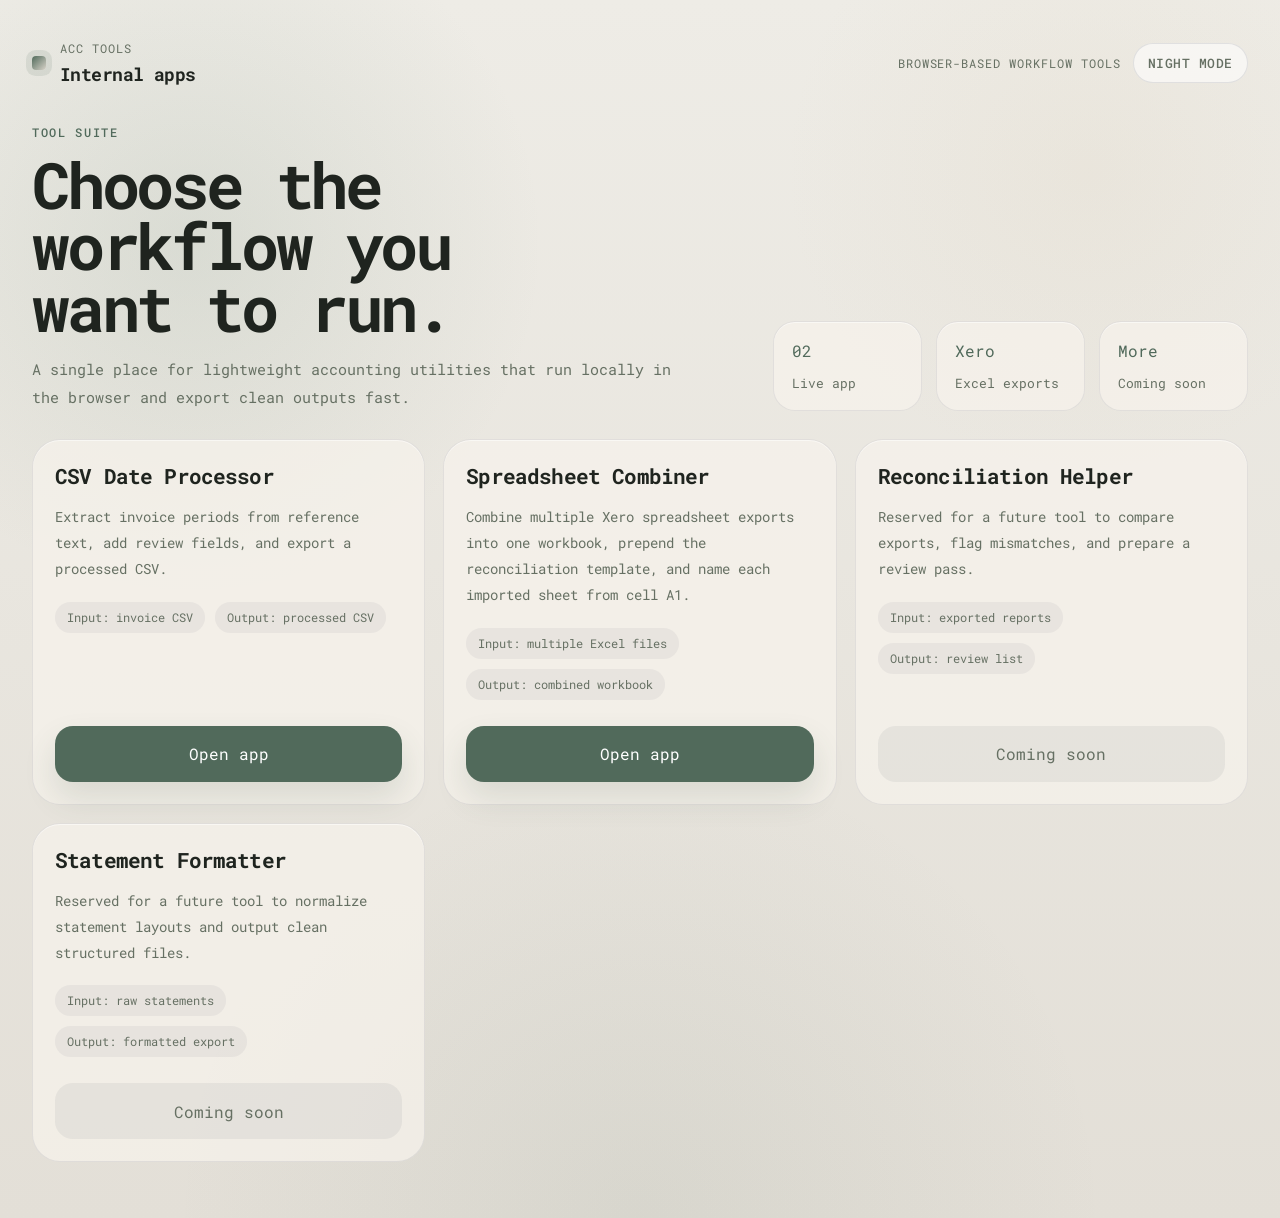
<file: index.html>
<!doctype html>
<html lang="en">
  <head>
    <meta charset="UTF-8" />
    <meta name="viewport" content="width=device-width, initial-scale=1.0" />
    <title>Acc Tools</title>
    <link rel="preconnect" href="https://fonts.googleapis.com" />
    <link rel="preconnect" href="https://fonts.gstatic.com" crossorigin />
    <link
      href="https://fonts.googleapis.com/css2?family=Roboto+Mono:wght@400;500;700&display=swap"
      rel="stylesheet"
    />
    <script>
      const storedTheme = localStorage.getItem("acctools-theme");
      document.documentElement.dataset.theme = storedTheme || "calm";
    </script>
    <link rel="stylesheet" href="./styles.css" />
  </head>
  <body class="suite-home">
    <main class="app-shell">
      <header class="home-topbar" aria-label="Suite header">
        <div class="brand">
          <span class="brand-mark" aria-hidden="true"></span>
          <div>
            <p class="brand-label">Acc Tools</p>
            <h1 class="brand-title">Internal apps</h1>
          </div>
        </div>
        <div class="topbar-actions">
          <p class="topbar-meta">Browser-based workflow tools</p>
          <button
            id="theme-toggle"
            class="theme-toggle"
            type="button"
            aria-pressed="false"
            aria-label="Enable night mode"
          >
            Night mode
          </button>
        </div>
      </header>

      <section class="home-hero">
        <div class="home-copy">
          <p class="eyebrow">Tool Suite</p>
          <h2 class="home-title">Choose the workflow you want to run.</h2>
          <p class="home-intro">
            A single place for lightweight accounting utilities that run locally
            in the browser and export clean outputs fast.
          </p>
        </div>

        <div class="home-stats" aria-label="Suite highlights">
          <div class="home-stat">
            <span class="home-stat-value">02</span>
            <span class="home-stat-label">Live app</span>
          </div>
          <div class="home-stat">
            <span class="home-stat-value">Xero</span>
            <span class="home-stat-label">Excel exports</span>
          </div>
          <div class="home-stat">
            <span class="home-stat-value">More</span>
            <span class="home-stat-label">Coming soon</span>
          </div>
        </div>
      </section>

      <section class="app-grid" aria-label="Available apps">
        <article class="app-card app-card-live">
          <h3>CSV Date Processor</h3>
          <p>
            Extract invoice periods from reference text, add review fields, and
            export a processed CSV.
          </p>
          <div class="app-card-meta">
            <span>Input: invoice CSV</span>
            <span>Output: processed CSV</span>
          </div>
          <a class="app-link" href="./csv-date-processor.html">Open app</a>
        </article>

        <article class="app-card">
          <h3>Spreadsheet Combiner</h3>
          <p>
            Combine multiple Xero spreadsheet exports into one workbook, prepend
            the reconciliation template, and name each imported sheet from cell A1.
          </p>
          <div class="app-card-meta">
            <span>Input: multiple Excel files</span>
            <span>Output: combined workbook</span>
          </div>
          <a class="app-link" href="./spreadsheet-combiner.html">Open app</a>
        </article>

        <article class="app-card">
          <h3>Reconciliation Helper</h3>
          <p>
            Reserved for a future tool to compare exports, flag mismatches, and
            prepare a review pass.
          </p>
          <div class="app-card-meta">
            <span>Input: exported reports</span>
            <span>Output: review list</span>
          </div>
          <span class="app-link app-link-disabled">Coming soon</span>
        </article>

        <article class="app-card">
          <h3>Statement Formatter</h3>
          <p>
            Reserved for a future tool to normalize statement layouts and output
            clean structured files.
          </p>
          <div class="app-card-meta">
            <span>Input: raw statements</span>
            <span>Output: formatted export</span>
          </div>
          <span class="app-link app-link-disabled">Coming soon</span>
        </article>
      </section>
    </main>
    <script type="module" src="./theme.js"></script>
  </body>
</html>
</file>
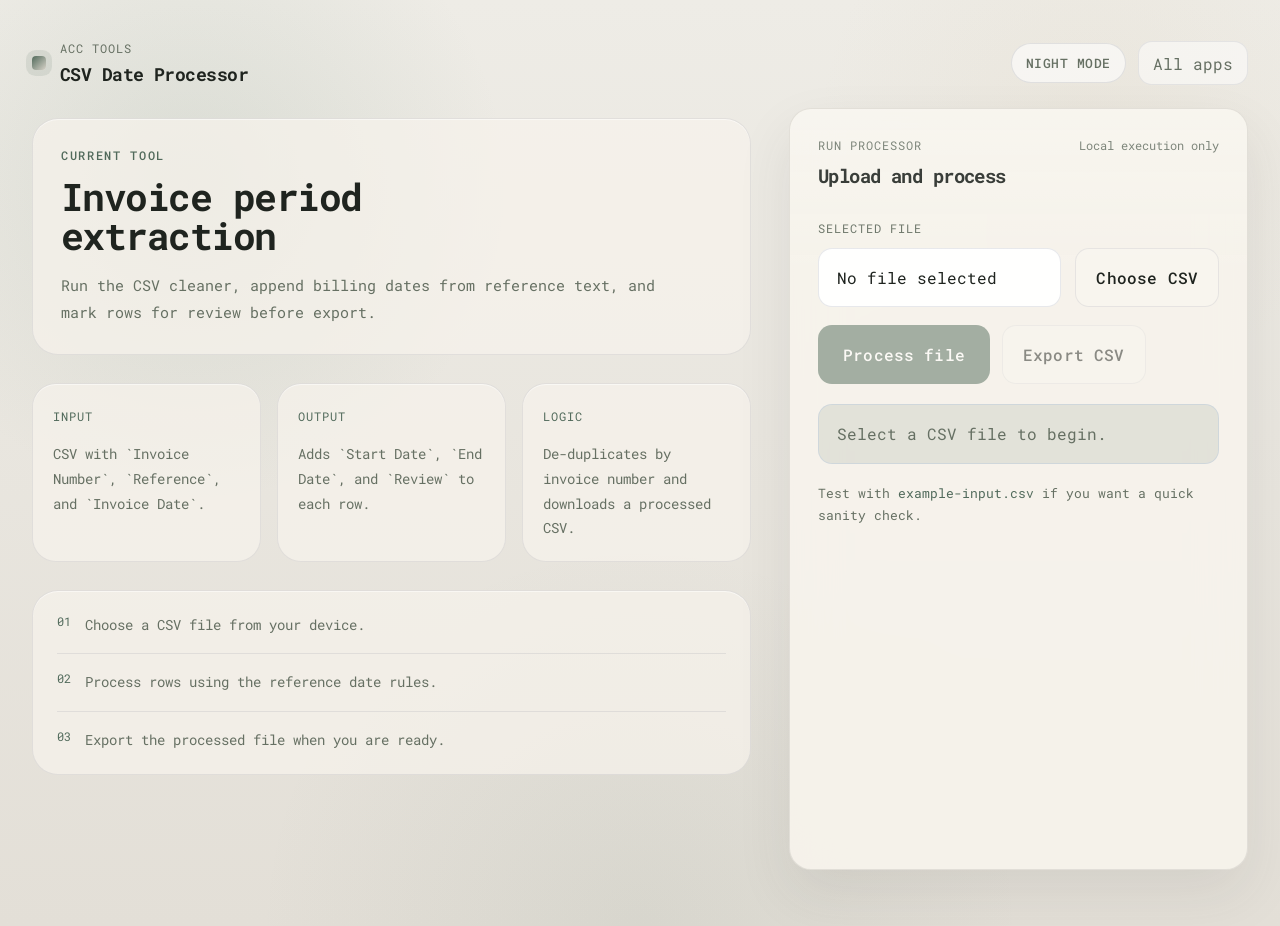
<file: csv-date-processor.html>
<!doctype html>
<html lang="en">
  <head>
    <meta charset="UTF-8" />
    <meta name="viewport" content="width=device-width, initial-scale=1.0" />
    <title>CSV Date Processor</title>
    <link rel="preconnect" href="https://fonts.googleapis.com" />
    <link rel="preconnect" href="https://fonts.gstatic.com" crossorigin />
    <link
      href="https://fonts.googleapis.com/css2?family=Roboto+Mono:wght@400;500;700&display=swap"
      rel="stylesheet"
    />
    <script>
      const storedTheme = localStorage.getItem("acctools-theme");
      document.documentElement.dataset.theme = storedTheme || "calm";
    </script>
    <link rel="stylesheet" href="./styles.css" />
  </head>
  <body class="tool-page">
    <main class="app-shell">
      <header class="topbar" aria-label="Application header">
        <div class="brand">
          <span class="brand-mark" aria-hidden="true"></span>
          <div>
            <p class="brand-label">Acc Tools</p>
            <h1 class="brand-title">CSV Date Processor</h1>
          </div>
        </div>
        <div class="topbar-actions">
          <button
            id="theme-toggle"
            class="theme-toggle"
            type="button"
            aria-pressed="false"
            aria-label="Enable night mode"
          >
            Night mode
          </button>
          <a class="back-link" href="./index.html">All apps</a>
        </div>
      </header>

      <section class="page-grid">
        <aside class="sidebar">
          <section class="context-panel">
            <p class="eyebrow">Current Tool</p>
            <h2 class="section-title">Invoice period extraction</h2>
            <p class="intro">
              Run the CSV cleaner, append billing dates from reference text, and
              mark rows for review before export.
            </p>
          </section>

          <section class="summary-grid" aria-label="Tool summary">
            <article class="summary-card">
              <span class="summary-label">Input</span>
              <p>CSV with `Invoice Number`, `Reference`, and `Invoice Date`.</p>
            </article>
            <article class="summary-card">
              <span class="summary-label">Output</span>
              <p>Adds `Start Date`, `End Date`, and `Review` to each row.</p>
            </article>
            <article class="summary-card">
              <span class="summary-label">Logic</span>
              <p>De-duplicates by invoice number and downloads a processed CSV.</p>
            </article>
          </section>

          <section class="guide-panel" aria-label="How it works">
            <div class="guide-row">
              <span class="guide-index">01</span>
              <p>Choose a CSV file from your device.</p>
            </div>
            <div class="guide-row">
              <span class="guide-index">02</span>
              <p>Process rows using the reference date rules.</p>
            </div>
            <div class="guide-row">
              <span class="guide-index">03</span>
              <p>Export the processed file when you are ready.</p>
            </div>
          </section>
        </aside>

        <section class="workspace" aria-label="CSV processor">
          <div class="workspace-head">
            <div>
              <p class="workspace-kicker">Run processor</p>
              <h2 class="workspace-title">Upload and process</h2>
            </div>
            <p class="workspace-meta">Local execution only</p>
          </div>

          <label class="field-label" for="file-name">Selected file</label>
          <div class="file-row">
            <input
              id="file-name"
              class="file-name"
              type="text"
              value="No file selected"
              readonly
            />
            <button id="browse-button" class="secondary-button" type="button">
              Choose CSV
            </button>
          </div>

          <input id="file-input" type="file" accept=".csv,text/csv" hidden />

          <div class="actions">
            <button id="process-button" class="primary-button" type="button" disabled>
              <span class="button-label">Process file</span>
              <span class="spinner" aria-hidden="true"></span>
            </button>
            <button id="export-button" class="secondary-button" type="button" disabled>
              Export CSV
            </button>
          </div>

          <p id="status" class="status">
            Select a CSV file to begin.
          </p>

          <p class="helper-copy">
            Test with <a href="./example-input.csv">example-input.csv</a> if you
            want a quick sanity check.
          </p>
        </section>
      </section>
    </main>

    <script type="module" src="./app.js"></script>
    <script type="module" src="./theme.js"></script>
  </body>
</html>
</file>
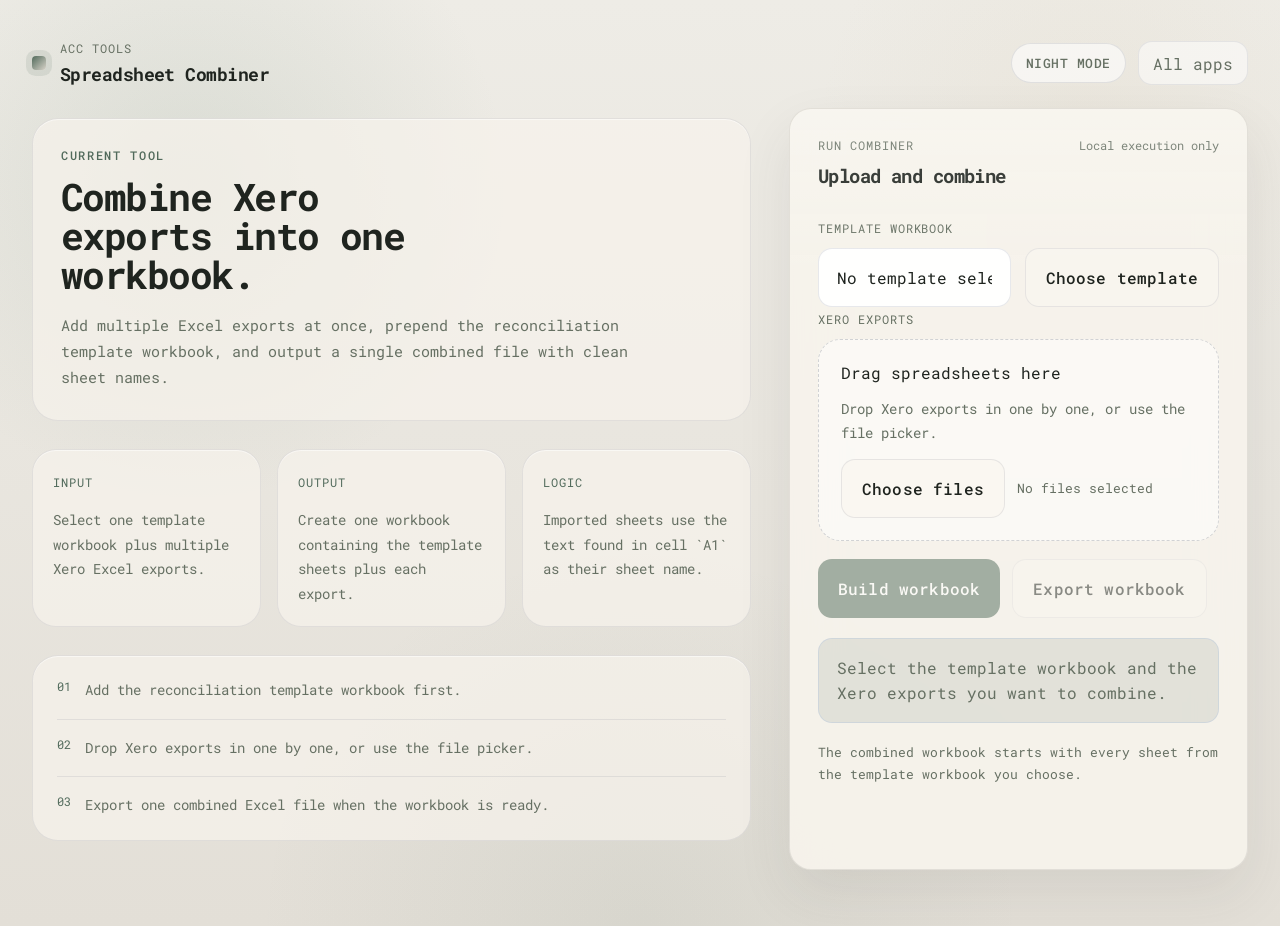
<file: spreadsheet-combiner.html>
<!doctype html>
<html lang="en">
  <head>
    <meta charset="UTF-8" />
    <meta name="viewport" content="width=device-width, initial-scale=1.0" />
    <title>Spreadsheet Combiner</title>
    <link rel="preconnect" href="https://fonts.googleapis.com" />
    <link rel="preconnect" href="https://fonts.gstatic.com" crossorigin />
    <link
      href="https://fonts.googleapis.com/css2?family=Roboto+Mono:wght@400;500;700&display=swap"
      rel="stylesheet"
    />
    <script>
      const storedTheme = localStorage.getItem("acctools-theme");
      document.documentElement.dataset.theme = storedTheme || "calm";
    </script>
    <link rel="stylesheet" href="./styles.css" />
  </head>
  <body class="tool-page">
    <main class="app-shell">
      <header class="topbar" aria-label="Application header">
        <div class="brand">
          <span class="brand-mark" aria-hidden="true"></span>
          <div>
            <p class="brand-label">Acc Tools</p>
            <h1 class="brand-title">Spreadsheet Combiner</h1>
          </div>
        </div>
        <div class="topbar-actions">
          <button
            id="theme-toggle"
            class="theme-toggle"
            type="button"
            aria-pressed="false"
            aria-label="Enable night mode"
          >
            Night mode
          </button>
          <a class="back-link" href="./index.html">All apps</a>
        </div>
      </header>

      <section class="page-grid">
        <aside class="sidebar">
          <section class="context-panel">
            <p class="eyebrow">Current Tool</p>
            <h2 class="section-title">Combine Xero exports into one workbook.</h2>
            <p class="intro">
              Add multiple Excel exports at once, prepend the reconciliation
              template workbook, and output a single combined file with clean sheet
              names.
            </p>
          </section>

          <section class="summary-grid" aria-label="Tool summary">
            <article class="summary-card">
              <span class="summary-label">Input</span>
              <p>Select one template workbook plus multiple Xero Excel exports.</p>
            </article>
            <article class="summary-card">
              <span class="summary-label">Output</span>
              <p>Create one workbook containing the template sheets plus each export.</p>
            </article>
            <article class="summary-card">
              <span class="summary-label">Logic</span>
              <p>Imported sheets use the text found in cell `A1` as their sheet name.</p>
            </article>
          </section>

          <section class="guide-panel" aria-label="How it works">
            <div class="guide-row">
              <span class="guide-index">01</span>
              <p>Add the reconciliation template workbook first.</p>
            </div>
            <div class="guide-row">
              <span class="guide-index">02</span>
              <p>Drop Xero exports in one by one, or use the file picker.</p>
            </div>
            <div class="guide-row">
              <span class="guide-index">03</span>
              <p>Export one combined Excel file when the workbook is ready.</p>
            </div>
          </section>
        </aside>

        <section class="workspace" aria-label="Spreadsheet combiner">
          <div class="workspace-head">
            <div>
              <p class="workspace-kicker">Run combiner</p>
              <h2 class="workspace-title">Upload and combine</h2>
            </div>
            <p class="workspace-meta">Local execution only</p>
          </div>

          <label class="field-label" for="template-input">Template workbook</label>
          <div class="file-row template-row">
            <input
              id="template-name"
              class="file-name"
              type="text"
              value="No template selected"
              readonly
            />
            <button id="template-button" class="secondary-button" type="button">
              Choose template
            </button>
          </div>

          <input
            id="template-input"
            type="file"
            accept=".xlsx,.xls,.xlsm,application/vnd.ms-excel,application/vnd.openxmlformats-officedocument.spreadsheetml.sheet"
            hidden
          />

          <label class="field-label" for="file-input">Xero exports</label>
          <div
            id="drop-zone"
            class="drop-zone"
            role="button"
            tabindex="0"
            aria-label="Drag and drop spreadsheets here or choose files"
          >
            <p class="drop-zone-title">Drag spreadsheets here</p>
            <p class="drop-zone-copy">
              Drop Xero exports in one by one, or use the file picker.
            </p>
            <div class="drop-zone-actions">
              <button id="browse-button" class="secondary-button" type="button">
                Choose files
              </button>
              <span id="file-name" class="drop-zone-meta">No files selected</span>
            </div>
          </div>

          <input
            id="file-input"
            type="file"
            accept=".xlsx,.xls,.xlsm,application/vnd.ms-excel,application/vnd.openxmlformats-officedocument.spreadsheetml.sheet"
            multiple
            hidden
          />

          <ul id="file-list" class="file-list" aria-label="Selected workbook names"></ul>

          <div class="actions">
            <button id="process-button" class="primary-button" type="button" disabled>
              <span class="button-label">Build workbook</span>
              <span class="spinner" aria-hidden="true"></span>
            </button>
            <button id="export-button" class="secondary-button" type="button" disabled>
              Export workbook
            </button>
          </div>

          <p id="status" class="status">
            Select the template workbook and the Xero exports you want to combine.
          </p>

          <p class="helper-copy">
            The combined workbook starts with every sheet from the template workbook
            you choose.
          </p>
        </section>
      </section>
    </main>

    <script src="https://cdn.sheetjs.com/xlsx-0.20.3/package/dist/xlsx.full.min.js"></script>
    <script type="module" src="./spreadsheet-combiner.js"></script>
    <script type="module" src="./theme.js"></script>
  </body>
</html>
</file>
<file: styles.css>
:root {
  --bg: #eeece6;
  --bg-secondary: #e3dfd7;
  --bg-tertiary: #d7d2c8;
  --panel: rgba(247, 243, 236, 0.92);
  --panel-border: rgba(49, 55, 49, 0.1);
  --text: #1f241f;
  --muted: #667063;
  --accent: #516a5b;
  --accent-hover: #405346;
  --accent-soft: rgba(81, 106, 91, 0.12);
  --accent-shadow: rgba(64, 83, 70, 0.14);
  --accent-shadow-strong: rgba(64, 83, 70, 0.18);
  --halo-a: rgba(133, 157, 140, 0.18);
  --halo-b: rgba(214, 198, 170, 0.14);
  --halo-c: rgba(81, 106, 91, 0.08);
  --secondary: rgba(249, 246, 240, 0.82);
  --secondary-hover: rgba(252, 249, 244, 0.96);
  --shadow: 0 24px 56px rgba(59, 58, 51, 0.09);
  --radius: 22px;
  --radius-sm: 14px;
}

:root[data-theme="studio"] {
  --bg: #f5f7fb;
  --bg-secondary: #edf2f8;
  --bg-tertiary: #dfe8f5;
  --panel: rgba(255, 255, 255, 0.82);
  --panel-border: rgba(19, 36, 62, 0.08);
  --text: #0d1726;
  --muted: #5e6b80;
  --accent: #0b5cff;
  --accent-hover: #0048db;
  --accent-soft: rgba(11, 92, 255, 0.09);
  --accent-shadow: rgba(11, 92, 255, 0.22);
  --accent-shadow-strong: rgba(11, 92, 255, 0.28);
  --halo-a: rgba(62, 119, 255, 0.16);
  --halo-b: rgba(82, 227, 196, 0.18);
  --halo-c: rgba(11, 92, 255, 0.08);
  --secondary: rgba(255, 255, 255, 0.74);
  --secondary-hover: rgba(255, 255, 255, 0.94);
  --shadow: 0 30px 80px rgba(18, 36, 63, 0.12);
  --radius: 30px;
  --radius-sm: 18px;
}

:root[data-theme="calm"] {
  --bg: #eeece6;
  --bg-secondary: #e3dfd7;
  --bg-tertiary: #d7d2c8;
  --panel: rgba(247, 243, 236, 0.92);
  --panel-border: rgba(49, 55, 49, 0.1);
  --text: #1f241f;
  --muted: #667063;
  --accent: #516a5b;
  --accent-hover: #405346;
  --accent-soft: rgba(81, 106, 91, 0.12);
  --accent-shadow: rgba(64, 83, 70, 0.14);
  --accent-shadow-strong: rgba(64, 83, 70, 0.18);
  --halo-a: rgba(133, 157, 140, 0.18);
  --halo-b: rgba(214, 198, 170, 0.14);
  --halo-c: rgba(81, 106, 91, 0.08);
  --secondary: rgba(249, 246, 240, 0.82);
  --secondary-hover: rgba(252, 249, 244, 0.96);
  --shadow: 0 24px 56px rgba(59, 58, 51, 0.09);
  --radius: 22px;
  --radius-sm: 14px;
}

:root[data-theme="graphite"] {
  --bg: #171a20;
  --bg-secondary: #0f1217;
  --bg-tertiary: #252a33;
  --panel: rgba(31, 35, 43, 0.86);
  --panel-border: rgba(199, 209, 224, 0.12);
  --text: #eff3f8;
  --muted: #98a3b4;
  --accent: #c58f5a;
  --accent-hover: #dfaa75;
  --accent-soft: rgba(197, 143, 90, 0.12);
  --accent-shadow: rgba(197, 143, 90, 0.18);
  --accent-shadow-strong: rgba(197, 143, 90, 0.24);
  --halo-a: rgba(93, 103, 120, 0.2);
  --halo-b: rgba(197, 143, 90, 0.12);
  --halo-c: rgba(55, 63, 77, 0.24);
  --secondary: rgba(38, 42, 51, 0.78);
  --secondary-hover: rgba(46, 51, 62, 0.94);
  --shadow: 0 26px 70px rgba(0, 0, 0, 0.35);
  --radius: 24px;
  --radius-sm: 15px;
}

* {
  box-sizing: border-box;
}

body {
  margin: 0;
  min-height: 100vh;
  font-family: "Roboto Mono", monospace;
  color: var(--text);
  background:
    radial-gradient(circle at 15% 20%, var(--halo-a), transparent 24%),
    radial-gradient(circle at 85% 14%, var(--halo-b), transparent 20%),
    radial-gradient(circle at 50% 100%, var(--halo-c), transparent 34%),
    linear-gradient(180deg, var(--bg), var(--bg-secondary));
}

.app-shell {
  min-height: 100vh;
  padding: 40px 32px 56px;
}

a {
  color: inherit;
}

.suite-home .app-shell {
  width: min(100%, 1280px);
  margin: 0 auto;
}

.home-topbar {
  display: flex;
  align-items: center;
  justify-content: space-between;
  gap: 20px;
  margin-bottom: 38px;
}

.home-hero {
  display: grid;
  grid-template-columns: minmax(0, 1.2fr) minmax(280px, 0.8fr);
  gap: 28px;
  align-items: end;
  margin-bottom: 28px;
}

.home-title {
  margin: 0;
  max-width: 14ch;
  font-size: clamp(2.4rem, 5vw, 4.6rem);
  line-height: 0.96;
  letter-spacing: -0.05em;
}

.home-intro {
  max-width: 42rem;
  margin: 18px 0 0;
  font-size: 0.95rem;
  line-height: 1.8;
  color: var(--muted);
}

.home-stats {
  display: grid;
  gap: 14px;
  grid-template-columns: repeat(3, minmax(0, 1fr));
}

.home-stat,
.app-card {
  border: 1px solid rgba(19, 36, 62, 0.08);
  background: rgba(255, 255, 255, 0.56);
  box-shadow: inset 0 1px 0 rgba(255, 255, 255, 0.72);
}

.home-stat {
  padding: 18px;
  border-radius: 22px;
}

.home-stat-value {
  display: block;
  margin-bottom: 10px;
  color: var(--accent);
  font-size: 1rem;
}

.home-stat-label {
  color: var(--muted);
  font-size: 0.82rem;
}

.app-grid {
  display: grid;
  gap: 18px;
  grid-template-columns: repeat(3, minmax(0, 1fr));
}

:root[data-theme="calm"] .home-stat,
:root[data-theme="calm"] .app-card,
:root[data-theme="calm"] .context-panel,
:root[data-theme="calm"] .summary-card,
:root[data-theme="calm"] .guide-panel {
  background: rgba(247, 243, 236, 0.72);
  box-shadow: inset 0 1px 0 rgba(255, 255, 255, 0.5);
}

:root[data-theme="graphite"] .home-stat,
:root[data-theme="graphite"] .app-card,
:root[data-theme="graphite"] .context-panel,
:root[data-theme="graphite"] .summary-card,
:root[data-theme="graphite"] .guide-panel {
  border-color: rgba(199, 209, 224, 0.1);
  background: rgba(29, 33, 40, 0.7);
  box-shadow: inset 0 1px 0 rgba(255, 255, 255, 0.04);
}

:root[data-theme="graphite"] .app-card-live {
  background: linear-gradient(180deg, rgba(35, 40, 48, 0.88), rgba(29, 33, 40, 0.92));
}

:root[data-theme="graphite"] .theme-toggle,
:root[data-theme="graphite"] .back-link,
:root[data-theme="graphite"] .secondary-button,
:root[data-theme="graphite"] .file-name {
  color: var(--text);
  border-color: rgba(199, 209, 224, 0.12);
  background: rgba(38, 42, 51, 0.82);
}

:root[data-theme="graphite"] .theme-toggle:hover:not(:disabled),
:root[data-theme="graphite"] .back-link:hover,
:root[data-theme="graphite"] .secondary-button:hover:not(:disabled) {
  background: rgba(46, 51, 62, 0.96);
  border-color: rgba(197, 143, 90, 0.28);
}

:root[data-theme="graphite"] .theme-toggle,
:root[data-theme="graphite"] .primary-button,
:root[data-theme="graphite"] .app-link {
  color: #171a20;
}

.app-card {
  display: flex;
  flex-direction: column;
  min-height: 320px;
  padding: 22px;
  border-radius: 28px;
}

.app-card-live {
  background:
    linear-gradient(180deg, rgba(255, 255, 255, 0.76), rgba(239, 245, 255, 0.9));
}

.app-card h3 {
  margin: 0;
  font-size: 1.32rem;
  letter-spacing: -0.04em;
}

.app-card p {
  margin: 14px 0 0;
  color: var(--muted);
  font-size: 0.9rem;
  line-height: 1.8;
}

.app-card-meta {
  display: flex;
  flex-wrap: wrap;
  gap: 10px;
  margin-top: 20px;
  margin-bottom: 26px;
}

.app-card-meta span {
  padding: 8px 12px;
  border-radius: 999px;
  background: rgba(19, 36, 62, 0.05);
  color: var(--muted);
  font-size: 0.74rem;
}

.app-link {
  display: inline-flex;
  align-items: center;
  justify-content: center;
  margin-top: auto;
  min-height: 56px;
  padding: 14px 18px;
  border-radius: 18px;
  text-decoration: none;
  color: #fff;
  background: var(--accent);
  box-shadow: 0 16px 32px var(--accent-shadow);
  transition:
    transform 140ms ease,
    background-color 140ms ease,
    box-shadow 140ms ease,
    filter 140ms ease;
}

.app-link:hover {
  transform: translateY(-2px) scale(1.015);
  background: var(--accent-hover);
  box-shadow: 0 22px 40px var(--accent-shadow-strong);
  filter: saturate(1.05);
}

.app-link-disabled {
  color: var(--muted);
  background: rgba(19, 36, 62, 0.06);
  box-shadow: none;
}

.topbar {
  width: min(100%, 1280px);
  margin: 0 auto 22px;
  display: flex;
  align-items: center;
  justify-content: space-between;
  gap: 20px;
}

.topbar-actions {
  display: flex;
  align-items: center;
  gap: 12px;
}

.brand {
  display: flex;
  align-items: center;
  gap: 14px;
}

.brand-mark {
  width: 14px;
  height: 14px;
  border-radius: 4px;
  background: linear-gradient(135deg, var(--accent), var(--bg-tertiary));
  box-shadow: 0 0 0 6px var(--accent-soft);
}

.brand-label,
.topbar-meta {
  margin: 0;
  font-size: 0.76rem;
  color: var(--muted);
  text-transform: uppercase;
  letter-spacing: 0.08em;
}

.brand-title {
  margin: 6px 0 0;
  font-size: 1.15rem;
  letter-spacing: -0.03em;
}

.back-link {
  display: inline-flex;
  align-items: center;
  min-height: 44px;
  padding: 10px 14px;
  border: 1px solid rgba(19, 36, 62, 0.08);
  border-radius: 14px;
  text-decoration: none;
  color: var(--muted);
  background: rgba(255, 255, 255, 0.5);
  transition:
    transform 140ms ease,
    border-color 140ms ease,
    background-color 140ms ease,
    box-shadow 140ms ease;
}

.back-link:hover {
  transform: translateY(-1px);
  background: rgba(255, 255, 255, 0.82);
  border-color: rgba(11, 92, 255, 0.16);
  box-shadow: 0 12px 24px rgba(18, 36, 63, 0.08);
}

.page-grid {
  width: min(100%, 1280px);
  margin: 0 auto;
  display: grid;
  gap: 28px;
  grid-template-columns: minmax(0, 1.35fr) minmax(360px, 0.85fr);
  align-items: stretch;
}

.sidebar {
  display: grid;
  gap: 28px;
  align-content: start;
  min-height: calc(100vh - 138px);
  padding: 10px 10px 20px 0;
}

.eyebrow {
  margin: 0 0 14px;
  font-size: 0.75rem;
  font-weight: 500;
  letter-spacing: 0.14em;
  text-transform: uppercase;
  color: var(--accent);
}

.section-title {
  margin: 0;
  max-width: 16ch;
  font-size: clamp(1.8rem, 3vw, 2.8rem);
  line-height: 1.02;
  letter-spacing: -0.04em;
}

.intro {
  max-width: 38rem;
  margin: 18px 0 0;
  font-size: 0.92rem;
  line-height: 1.8;
  color: var(--muted);
}

.context-panel,
.summary-card,
.guide-panel {
  border: 1px solid rgba(19, 36, 62, 0.08);
  background: rgba(255, 255, 255, 0.48);
  box-shadow: inset 0 1px 0 rgba(255, 255, 255, 0.72);
}

.context-panel {
  padding: 28px;
  border-radius: 26px;
}

.summary-grid {
  display: grid;
  gap: 16px;
  grid-template-columns: repeat(3, minmax(0, 1fr));
}

.summary-card {
  min-height: 150px;
  padding: 20px;
  border-radius: 24px;
}

.summary-label {
  display: inline-block;
  margin-bottom: 18px;
  color: var(--accent);
  font-size: 0.75rem;
  text-transform: uppercase;
  letter-spacing: 0.08em;
}

.summary-card p {
  margin: 0;
  color: var(--muted);
  line-height: 1.75;
  font-size: 0.88rem;
}

.guide-panel {
  padding: 22px 24px;
  border-radius: 26px;
}

.guide-row {
  display: grid;
  grid-template-columns: auto 1fr;
  gap: 14px;
  align-items: start;
}

.guide-row + .guide-row {
  margin-top: 16px;
  padding-top: 16px;
  border-top: 1px solid rgba(19, 36, 62, 0.08);
}

.guide-index {
  color: var(--accent);
  font-size: 0.78rem;
}

.guide-row p {
  margin: 0;
  color: var(--muted);
  line-height: 1.7;
  font-size: 0.9rem;
}

.workspace-title {
  margin: 0;
  font-size: 1.2rem;
  letter-spacing: -0.03em;
}

.workspace {
  position: sticky;
  top: 32px;
  align-self: start;
  min-height: calc(100vh - 138px);
  padding: 28px;
  border-radius: var(--radius);
  border: 1px solid var(--panel-border);
  background: var(--panel);
  box-shadow: var(--shadow);
  backdrop-filter: blur(24px);
}

.workspace::before {
  content: "";
  position: absolute;
  inset: 0;
  border-radius: inherit;
  pointer-events: none;
  background:
    linear-gradient(180deg, rgba(255, 255, 255, 0.2), transparent 22%);
}

.workspace-head {
  display: flex;
  align-items: flex-start;
  justify-content: space-between;
  gap: 16px;
  margin-bottom: 28px;
}

.workspace-kicker,
.workspace-meta {
  margin: 0;
  color: var(--muted);
  font-size: 0.78rem;
}

.workspace-kicker {
  margin-bottom: 10px;
  letter-spacing: 0.08em;
  text-transform: uppercase;
}

.field-label {
  display: inline-block;
  margin-bottom: 12px;
  color: var(--muted);
  font-size: 0.75rem;
  letter-spacing: 0.08em;
  text-transform: uppercase;
}

.file-row {
  display: grid;
  grid-template-columns: minmax(0, 1fr) auto;
  gap: 14px;
}

.file-name {
  width: 100%;
  min-width: 0;
  padding: 18px 18px;
  font: inherit;
  color: var(--text);
  background: rgba(255, 255, 255, 0.95);
  border: 1px solid rgba(19, 36, 62, 0.1);
  border-radius: var(--radius-sm);
  box-shadow: inset 0 1px 0 rgba(255, 255, 255, 0.7);
}

button {
  border: 0;
  border-radius: var(--radius-sm);
  padding: 18px 20px;
  font: inherit;
  font-weight: 500;
  letter-spacing: 0.01em;
  cursor: pointer;
  transition:
    transform 140ms ease,
    background-color 140ms ease,
    border-color 140ms ease,
    opacity 140ms ease,
    box-shadow 140ms ease,
    filter 140ms ease;
}

button:hover:not(:disabled) {
  transform: translateY(-2px) scale(1.015);
  filter: saturate(1.05);
}

.primary-button {
  min-width: 172px;
  color: #fff;
  background: var(--accent);
  box-shadow: 0 16px 32px var(--accent-shadow);
}

.primary-button:hover:not(:disabled) {
  background: var(--accent-hover);
  box-shadow: 0 22px 40px var(--accent-shadow-strong);
}

.secondary-button {
  color: var(--text);
  background: var(--secondary);
  border: 1px solid rgba(19, 36, 62, 0.08);
}

.secondary-button:hover:not(:disabled) {
  background: var(--secondary-hover);
  border-color: rgba(11, 92, 255, 0.18);
  box-shadow: 0 14px 28px rgba(18, 36, 63, 0.08);
}

.theme-toggle {
  min-height: 40px;
  padding: 10px 14px;
  border: 1px solid rgba(19, 36, 62, 0.1);
  border-radius: 999px;
  background: rgba(255, 255, 255, 0.58);
  color: var(--muted);
  box-shadow: none;
  font-size: 0.8rem;
  letter-spacing: 0.04em;
  text-transform: uppercase;
}

.theme-toggle:hover:not(:disabled) {
  transform: translateY(-1px);
  background: rgba(255, 255, 255, 0.9);
  border-color: rgba(19, 36, 62, 0.18);
  filter: none;
}

.theme-toggle[aria-pressed="true"] {
  background: var(--secondary);
  border-color: rgba(19, 36, 62, 0.16);
}

.primary-button:disabled,
.secondary-button:disabled {
  opacity: 0.5;
  cursor: not-allowed;
  box-shadow: none;
}

.actions {
  display: flex;
  flex-wrap: wrap;
  gap: 12px;
  margin-top: 18px;
}

.button-label {
  display: inline-flex;
  align-items: center;
  justify-content: center;
}

.spinner {
  display: none;
  width: 16px;
  height: 16px;
  border: 2px solid rgba(255, 255, 255, 0.28);
  border-top-color: #fff;
  border-radius: 999px;
  animation: spin 700ms linear infinite;
}

.is-processing {
  pointer-events: none;
}

.is-processing .spinner {
  display: inline-flex;
}

.is-processing .button-label {
  margin-right: 10px;
}

.status {
  margin: 20px 0 0;
  padding: 16px 18px;
  border: 1px solid rgba(11, 92, 255, 0.08);
  border-radius: var(--radius-sm);
  background: var(--accent-soft);
  line-height: 1.6;
  color: var(--muted);
}

.status.error {
  border-color: rgba(187, 67, 67, 0.12);
  background: rgba(187, 67, 67, 0.08);
  color: #9a2f2f;
}

.helper-copy {
  margin: 18px 0 0;
  color: var(--muted);
  font-size: 0.82rem;
  line-height: 1.7;
}

.helper-copy a {
  color: var(--accent);
  text-decoration: none;
}

.drop-zone {
  display: grid;
  gap: 14px;
  padding: 22px;
  border: 1px dashed rgba(19, 36, 62, 0.18);
  border-radius: var(--radius);
  background: rgba(255, 255, 255, 0.5);
  cursor: pointer;
  transition:
    border-color 140ms ease,
    background-color 140ms ease,
    box-shadow 140ms ease,
    transform 140ms ease;
}

.drop-zone:hover,
.drop-zone:focus-visible,
.drop-zone.is-dragging {
  outline: none;
  transform: translateY(-1px);
  border-color: rgba(81, 106, 91, 0.34);
  background: rgba(255, 255, 255, 0.72);
  box-shadow: 0 16px 30px rgba(64, 83, 70, 0.08);
}

.drop-zone-title {
  margin: 0;
  font-size: 1rem;
  color: var(--text);
}

.drop-zone-copy {
  margin: 0;
  color: var(--muted);
  line-height: 1.7;
  font-size: 0.88rem;
}

.drop-zone-actions {
  display: flex;
  flex-wrap: wrap;
  align-items: center;
  gap: 12px;
}

.drop-zone-meta {
  color: var(--muted);
  font-size: 0.82rem;
  line-height: 1.5;
}

.file-list {
  display: grid;
  gap: 10px;
  margin: 18px 0 0;
  max-height: 188px;
  padding: 0 6px 0 0;
  overflow-y: auto;
  list-style: none;
  scrollbar-gutter: stable;
}

.file-list:empty {
  display: none;
}

.file-list li {
  display: flex;
  align-items: center;
  justify-content: space-between;
  gap: 12px;
  padding: 10px 12px;
  border: 1px solid rgba(19, 36, 62, 0.08);
  border-radius: var(--radius-sm);
  background: rgba(255, 255, 255, 0.56);
  color: var(--muted);
  line-height: 1.5;
}

.file-list-label {
  min-width: 0;
  overflow: hidden;
  text-overflow: ellipsis;
  white-space: nowrap;
}

.file-remove-button {
  flex: 0 0 auto;
  min-width: 32px;
  min-height: 32px;
  padding: 0;
  border: 1px solid rgba(19, 36, 62, 0.12);
  border-radius: 999px;
  background: rgba(255, 255, 255, 0.72);
  color: var(--muted);
  box-shadow: none;
  font-size: 0.88rem;
  line-height: 1;
  text-transform: none;
}

.file-remove-button:hover:not(:disabled) {
  transform: none;
  border-color: rgba(187, 67, 67, 0.22);
  background: rgba(187, 67, 67, 0.1);
  color: #9a2f2f;
  filter: none;
}

.file-list::-webkit-scrollbar {
  width: 10px;
}

.file-list::-webkit-scrollbar-thumb {
  border: 2px solid transparent;
  border-radius: 999px;
  background: rgba(81, 106, 91, 0.28);
  background-clip: padding-box;
}

.file-list::-webkit-scrollbar-track {
  background: transparent;
}

:root[data-theme="graphite"] .file-list li {
  border-color: rgba(199, 209, 224, 0.12);
  background: rgba(38, 42, 51, 0.82);
  color: var(--text);
}

:root[data-theme="graphite"] .file-remove-button {
  border-color: rgba(199, 209, 224, 0.14);
  background: rgba(29, 33, 40, 0.92);
  color: var(--text);
}

:root[data-theme="graphite"] .file-remove-button:hover:not(:disabled) {
  border-color: rgba(219, 121, 121, 0.28);
  background: rgba(140, 52, 52, 0.24);
  color: #ffd8d8;
}

:root[data-theme="graphite"] .file-list::-webkit-scrollbar-thumb {
  background: rgba(197, 143, 90, 0.32);
  background-clip: padding-box;
}

:root[data-theme="graphite"] .drop-zone {
  border-color: rgba(199, 209, 224, 0.18);
  background: rgba(29, 33, 40, 0.76);
}

:root[data-theme="graphite"] .drop-zone:hover,
:root[data-theme="graphite"] .drop-zone:focus-visible,
:root[data-theme="graphite"] .drop-zone.is-dragging {
  border-color: rgba(197, 143, 90, 0.34);
  background: rgba(38, 42, 51, 0.9);
  box-shadow: 0 16px 30px rgba(0, 0, 0, 0.24);
}

@keyframes spin {
  to {
    transform: rotate(360deg);
  }
}

@media (max-width: 640px) {
  .app-shell {
    padding: 20px 16px 28px;
  }

  .home-topbar {
    flex-direction: column;
    align-items: flex-start;
    margin-bottom: 18px;
  }

  .home-hero {
    grid-template-columns: 1fr;
    margin-bottom: 18px;
  }

  .home-title {
    max-width: none;
    font-size: clamp(2rem, 11vw, 3.2rem);
  }

  .home-stats,
  .app-grid {
    grid-template-columns: 1fr;
  }

  .topbar {
    margin-bottom: 18px;
    flex-direction: column;
    align-items: flex-start;
  }

  .topbar-actions {
    width: 100%;
    justify-content: space-between;
  }

  .page-grid {
    grid-template-columns: 1fr;
  }

  .sidebar {
    min-height: auto;
    padding: 0;
  }

  .section-title {
    max-width: none;
  }

  .summary-grid {
    grid-template-columns: 1fr;
  }

  .workspace {
    position: static;
    min-height: auto;
    padding: 20px;
  }

  .file-row {
    grid-template-columns: 1fr;
  }

  .actions {
    display: grid;
  }
}
</file>
